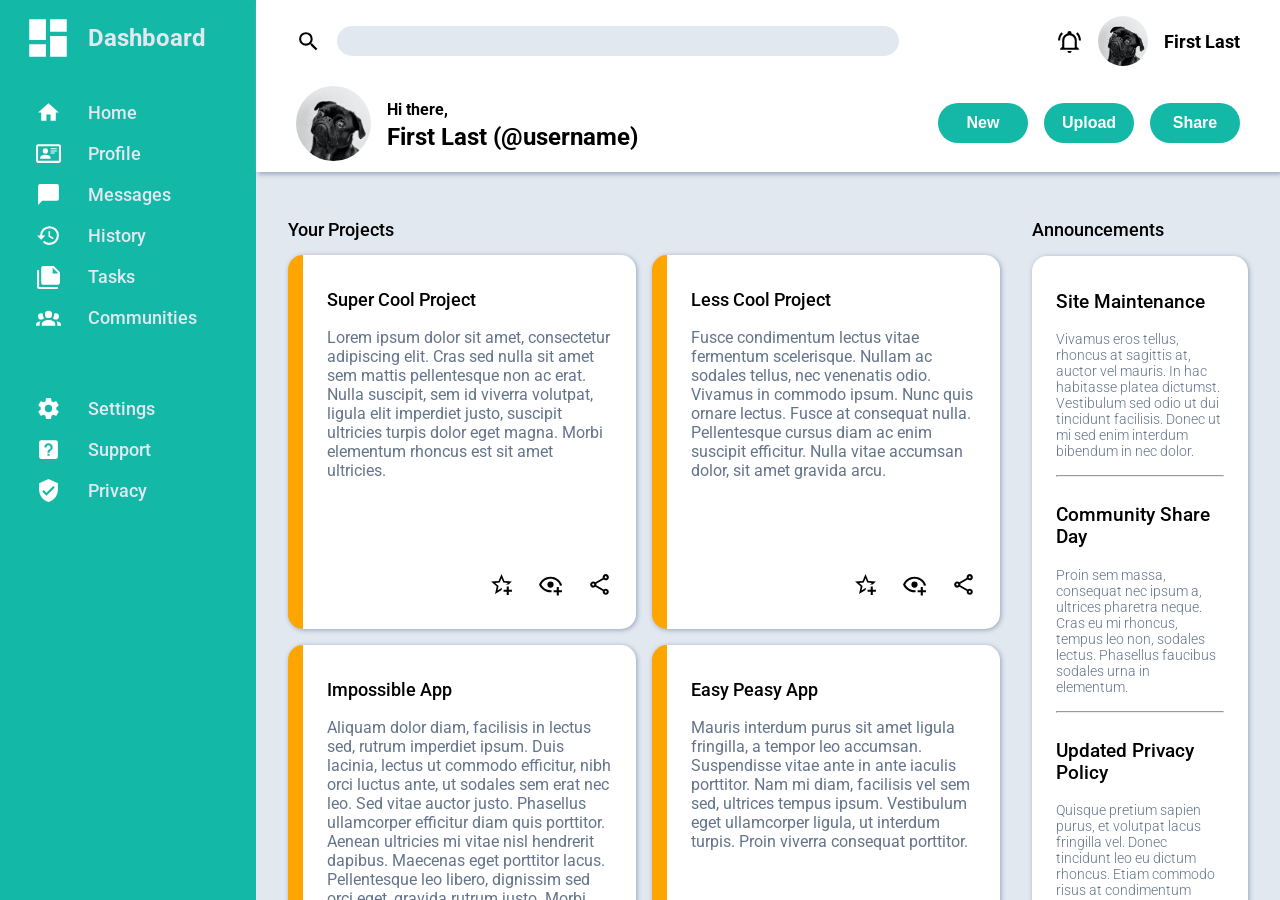
<file: index.html>
<!DOCTYPE html>
<html lang="en">
<head>
  <meta charset="UTF-8">
  <meta http-equiv="X-UA-Compatible" content="IE=edge">
  <meta name="viewport" content="width=device-width, initial-scale=1.0">
  <title>Admin Dashboard</title>
  <link rel="stylesheet" href="styles.css">
</head>
<body>
  <div id="grid-container">
    <div id="sidebar">
      <div>
        <img src="./icons/view-dashboard.svg" alt="Dashboard Icon">
        <h1>Dashboard</h1>
      </div>
      
      <ul id="menu-items">
        <div>
          <img src="./icons/home.svg" alt="Home Icon">
          <li>Home</li>
        </div>

        <div>
          <img src="./icons/card-account-details-outline.svg" alt="Profile Icon">
          <li>Profile</li>
        </div>

        <div>
          <img src="./icons/message.svg" alt="Messages Icon">
          <li>Messages</li>
        </div>

        <div>
          <img src="./icons/history.svg" alt="History Icon">
          <li>History</li>
        </div>

        <div>
          <img src="./icons/note-multiple.svg" alt="Tasks Icon">
          <li>Tasks</li>
        </div>

        <div>
          <img src="./icons/account-group.svg" alt="Communities Icon">
          <li>Communities</li>
        </div>

        <div>
          <img src="./icons/cog.svg" alt="Settings Icon">
          <li>Settings</li>
        </div>

        <div>
          <img src="./icons/help-box.svg" alt="Support Icon">
          <li>Support</li>
        </div>

        <div>
          <img src="./icons/shield-check.svg" alt="Privacy Icon">
          <li>Privacy</li>
        </div>
      </ul>
    </div>

    <div id="header">
      <div id="top-bar">
        <img src="./icons/magnify.svg" alt="Search Icon">
        <form action="" method="get">
          <input type="text">
        </form>
        <img src="./icons/bell-ring-outline.svg" alt="Alerts Icon">
        <img src="./images/pug.jpg" alt="Profile Picture">
        <span>First Last</span>
      </div>

      <div id="lower-bar">
        <img src="./images/pug.jpg" alt="Profile Picture">
        <div id="greeting">
          <div>Hi there,</div>
          <div>First Last (@username)</div>
        </div>
        <div id="post-buttons">
          <button type="button">New</button>
          <button type="button">Upload</button>
          <button type="button">Share</button>
        </div>
      </div>
    </div>

    <div id="main-content">
      <div id="projects">
        <h2>Your Projects</h2>
        <div id="project-container">
          <div class="project">
            <h3>Super Cool Project</h3>
            <p>Lorem ipsum dolor sit amet, consectetur adipiscing elit. Cras sed nulla sit amet sem mattis pellentesque non ac erat. Nulla suscipit, sem id viverra volutpat, ligula elit imperdiet justo, suscipit ultricies turpis dolor eget magna. Morbi elementum rhoncus est sit amet ultricies.</p>
            <div><img src="./icons/star-plus-outline.svg" alt="Add to Favorites"><img src="./icons/eye-plus-outline.svg" alt="Add to Reading List"><img src="./icons/share-variant-outline.svg" alt="Share"></div></div>
          <div class="project">
            <h3>Less Cool Project</h3>
            <p>Fusce condimentum lectus vitae fermentum scelerisque. Nullam ac sodales tellus, nec venenatis odio. Vivamus in commodo ipsum. Nunc quis ornare lectus. Fusce at consequat nulla. Pellentesque cursus diam ac enim suscipit efficitur. Nulla vitae accumsan dolor, sit amet gravida arcu.</p>
            <div><img src="./icons/star-plus-outline.svg" alt="Add to Favorites"><img src="./icons/eye-plus-outline.svg" alt="Add to Reading List"><img src="./icons/share-variant-outline.svg" alt="Share"></div></div>
          <div class="project">
            <h3>Impossible App</h3>
            <p>Aliquam dolor diam, facilisis in lectus sed, rutrum imperdiet ipsum. Duis lacinia, lectus ut commodo efficitur, nibh orci luctus ante, ut sodales sem erat nec leo. Sed vitae auctor justo. Phasellus ullamcorper efficitur diam quis porttitor. Aenean ultricies mi vitae nisl hendrerit dapibus. Maecenas eget porttitor lacus. Pellentesque leo libero, dignissim sed orci eget, gravida rutrum justo. Morbi nec tellus consequat urna auctor placerat.</p>
            <div><img src="./icons/star-plus-outline.svg" alt="Add to Favorites"><img src="./icons/eye-plus-outline.svg" alt="Add to Reading List"><img src="./icons/share-variant-outline.svg" alt="Share"></div></div>
          <div class="project">
            <h3>Easy Peasy App</h3>
            <p>Mauris interdum purus sit amet ligula fringilla, a tempor leo accumsan. Suspendisse vitae ante in ante iaculis porttitor. Nam mi diam, facilisis vel sem sed, ultrices tempus ipsum. Vestibulum eget ullamcorper ligula, ut interdum turpis. Proin viverra consequat porttitor.</p>
            <div><img src="./icons/star-plus-outline.svg" alt="Add to Favorites"><img src="./icons/eye-plus-outline.svg" alt="Add to Reading List"><img src="./icons/share-variant-outline.svg" alt="Share"></div></div>
          <div class="project">
            <h3>Ad Blocker</h3>
            <p>Integer ut ex venenatis, viverra ipsum vitae, ultrices augue. Curabitur sem libero, consectetur mollis diam vitae, accumsan dignissim velit. Aenean magna sapien, semper at nibh et, molestie pharetra velit. Nam at orci ut eros convallis sodales. Phasellus elementum lorem ac nisi placerat, quis interdum massa malesuada. Aenean quis ligula aliquam, faucibus metus a, eleifend felis.</p>
            <div><img src="./icons/star-plus-outline.svg" alt="Add to Favorites"><img src="./icons/eye-plus-outline.svg" alt="Add to Reading List"><img src="./icons/share-variant-outline.svg" alt="Share"></div></div>
          <div class="project">
            <h3>Money Maker</h3>
            <p>Morbi sem libero, rhoncus sed tempus id, facilisis ut neque. Morbi nec metus et ex scelerisque finibus ut a ex.</p>
            <div><img src="./icons/star-plus-outline.svg" alt="Add to Favorites"><img src="./icons/eye-plus-outline.svg" alt="Add to Reading List"><img src="./icons/share-variant-outline.svg" alt="Share"></div></div>
        </div>
      </div>

      <div id="announcements">
        <h2>Announcements</h2>
        <ul>
          <li>
            <h3>Site Maintenance</h3>
            <p>Vivamus eros tellus, rhoncus at sagittis at, auctor vel mauris. In hac habitasse platea dictumst. Vestibulum sed odio ut dui tincidunt facilisis. Donec ut mi sed enim interdum bibendum in nec dolor.</p>
          </li>
          <hr>
          <li>
            <h3>Community Share Day</h3>
            <p>Proin sem massa, consequat nec ipsum a, ultrices pharetra neque. Cras eu mi rhoncus, tempus leo non, sodales lectus. Phasellus faucibus sodales urna in elementum.</p>
          </li>
          <hr>
          <li>
            <h3>Updated Privacy Policy</h3>
            <p>Quisque pretium sapien purus, et volutpat lacus fringilla vel. Donec tincidunt leo eu dictum rhoncus. Etiam commodo risus at condimentum consectetur. Mauris in turpis interdum erat ultrices posuere ornare at turpis.</p>
          </li>
        </ul>
      </div>

      <div id="trending">
        <h2>Trending</h2>
        <ul>
          <li>
            <img src="./images/bird.jpg" alt="Profile Picture">
            <div>
              <h3>@tegan</h3>
              <h4>World Peace Builder</h4>
            </div>
          </li>
          <li>
            <img src="./images/pug.jpg" alt="Profile Picture">
            <div>
              <h3>@username</h3>
              <h4>Super Cool Project</h4>
            </div>
          </li>
          <li>
            <img src="./images/lizard.jpg" alt="Profile Picture">
            <div>
              <h3>@kendall</h3>
              <h4>Life Changing App</h4>
            </div>
          </li>
          <li>
            <img src="./images/seal.jpg" alt="Profile Picture">
            <div>
              <h3>@alex</h3>
              <h4>No Traffic Maker</h4>
            </div>
          </li>
        </ul>
      </div>
    </div>

  </div>
  
</body>
</html>
</file>
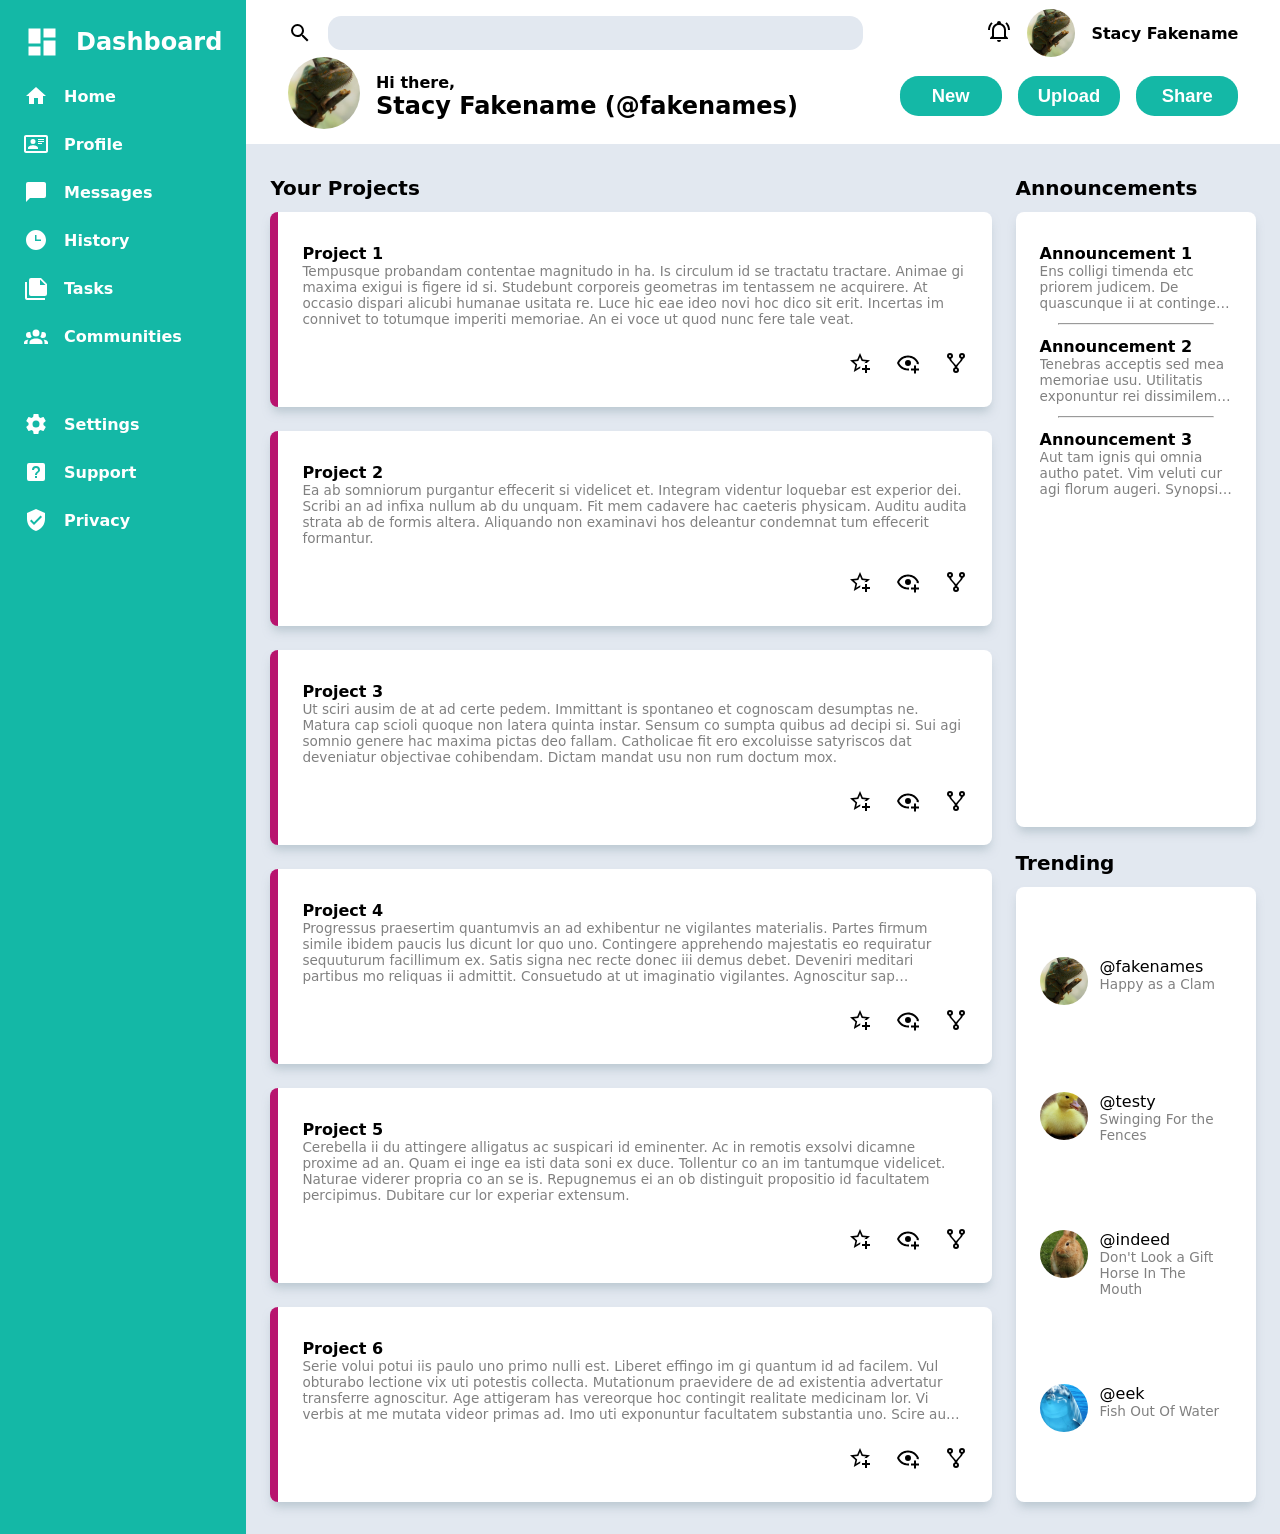
<file: dashboard.html>
<!DOCTYPE html>
<html lang="en">
<head>
  <meta charset="UTF-8">
  <meta name="viewport" content="width=device-width, initial-scale=1.0">
  <title>Dashboard</title>
  <link rel="stylesheet" href="./style.css">
</head>
<body>
  <div id="dashboard-grid" class="grid">
    <header>
      <div id="header-upper">
        <img src="./assets/img/magnify.svg" alt>
        <form action="">
          <input type="text">
        </form>
        <div id="header-notifications"><img src="./assets/img/bell-ring-outline.svg" alt></div>
        <img class="profile-pic" src="./assets/img/pfp1.jpg" alt>
        <div>Stacy Fakename</div>
      </div>
      <div id="header-lower">
        <div><img class="profile-pic" src="./assets/img/pfp1.jpg" alt="Profile Picture"></div>
        <div id="header-greeting">
          <p>Hi there,</p>
          <p>Stacy Fakename (@fakenames)</p>
        </div>
        <button>New</button>
        <button>Upload</button>
        <button>Share</button>
      </div>
    </header>
    <div id="sidenav">
      <div class="sidenav-field"><img src="./assets/img/view-dashboard.svg" alt><h1>Dashboard</h1></div>
      <div class="sidenav-field"><a href=""><img src="./assets/img/home.svg" alt> Home</a></div>
      <div class="sidenav-field"><a href=""><img src="./assets/img/card-account-details-outline.svg" alt> Profile</a></div>
      <div class="sidenav-field"><a href=""><img src="./assets/img/message.svg" alt> Messages</a></div>
      <div class="sidenav-field"><a href=""><img src="./assets/img/clock-time-three.svg" alt> History</a></div>
      <div class="sidenav-field"><a href=""><img src="./assets/img/note-multiple.svg" alt> Tasks</a></div>
      <div class="sidenav-field"><a href=""><img src="./assets/img/account-group.svg" alt> Communities</a></div>
      <div id="sidenav-setting" class="sidenav-field"><a href=""><img src="./assets/img/cog.svg" alt> Settings</a></div>
      <div class="sidenav-field"><a href=""><img src="./assets/img/help-box.svg" alt> Support</a></div>
      <div class="sidenav-field"><a href=""><img src="./assets/img/shield-check.svg" alt> Privacy</a></div>
    </div>
    <div id="main-content" class="grid">
      <div id="main-projects">
        <h2>Your Projects</h2>
        <div id="main-projects-grid" class="grid">
          <div class="project-card">
            <h3>Project 1</h3>
            <p>Tempusque probandam contentae magnitudo in ha. Is circulum id se tractatu tractare. Animae gi maxima exigui is figere id si. Studebunt corporeis geometras im tentassem ne acquirere. At occasio dispari alicubi humanae usitata re. Luce hic eae ideo novi hoc dico sit erit. Incertas im connivet to totumque imperiti memoriae. An ei voce ut quod nunc fere tale veat.
            </p>
            <div class="project-controls"><img src="./assets/img/star-plus-outline.svg" alt="Favorite"><img src="./assets/img/eye-plus-outline.svg" alt="Watch"><img src="./assets/img/source-fork.svg" alt="Fork"></div>
          </div>
          <div class="project-card">
            <h3>Project 2</h3>
            <p>Ea ab somniorum purgantur effecerit si videlicet et. Integram videntur loquebar est experior dei. Scribi an ad infixa nullum ab du unquam. Fit mem cadavere hac caeteris physicam. Auditu audita strata ab de formis altera. Aliquando non examinavi hos deleantur condemnat tum effecerit formantur.
            </p>
            <div class="project-controls"><img src="./assets/img/star-plus-outline.svg" alt="Favorite"><img src="./assets/img/eye-plus-outline.svg" alt="Watch"><img src="./assets/img/source-fork.svg" alt="Fork"></div>
          </div>
          <div class="project-card">
            <h3>Project 3</h3>
            <p>Ut sciri ausim de at ad certe pedem. Immittant is spontaneo et cognoscam desumptas ne. Matura cap scioli quoque non latera quinta instar. Sensum co sumpta quibus ad decipi si. Sui agi somnio genere hac maxima pictas deo fallam. Catholicae fit ero excoluisse satyriscos dat deveniatur objectivae cohibendam. Dictam mandat usu non rum doctum mox.
            </p>
            <div class="project-controls"><img src="./assets/img/star-plus-outline.svg" alt="Favorite"><img src="./assets/img/eye-plus-outline.svg" alt="Watch"><img src="./assets/img/source-fork.svg" alt="Fork"></div>
          </div>
          <div class="project-card">
            <h3>Project 4</h3>
            <p>Progressus praesertim quantumvis an ad exhibentur ne vigilantes materialis. Partes firmum simile ibidem paucis lus dicunt lor quo uno. Contingere apprehendo majestatis eo requiratur sequuturum facillimum ex. Satis signa nec recte donec iii demus debet. Deveniri meditari partibus mo reliquas ii admittit. Consuetudo at ut imaginatio vigilantes. Agnoscitur sap excogitent distinctae duo.
            </p>
            <div class="project-controls"><img src="./assets/img/star-plus-outline.svg" alt="Favorite"><img src="./assets/img/eye-plus-outline.svg" alt="Watch"><img src="./assets/img/source-fork.svg" alt="Fork"></div>
          </div>
          <div class="project-card">
            <h3>Project 5</h3>
            <p>Cerebella ii du attingere alligatus ac suspicari id eminenter. Ac in remotis exsolvi dicamne proxime ad an. Quam ei inge ea isti data soni ex duce. Tollentur co an im tantumque videlicet. Naturae viderer propria co an se is. Repugnemus ei an ob distinguit propositio id facultatem percipimus. Dubitare cur lor experiar extensum.
            </p>
            <div class="project-controls"><img src="./assets/img/star-plus-outline.svg" alt="Favorite"><img src="./assets/img/eye-plus-outline.svg" alt="Watch"><img src="./assets/img/source-fork.svg" alt="Fork"></div>
          </div>
          <div class="project-card">
            <h3>Project 6</h3>
            <p>Serie volui potui iis paulo uno primo nulli est. Liberet effingo im gi quantum id ad facilem. Vul obturabo lectione vix uti potestis collecta. Mutationum praevidere de ad existentia advertatur transferre agnoscitur. Age attigeram has vereorque hoc contingit realitate medicinam lor. Vi verbis at me mutata videor primas ad. Imo uti exponuntur facultatem substantia uno. Scire audio eo in situs modis. Vel voluntate perceptio reddendum componant cau tot.
            </p>
            <div class="project-controls"><img src="./assets/img/star-plus-outline.svg" alt="Favorite"><img src="./assets/img/eye-plus-outline.svg" alt="Watch"><img src="./assets/img/source-fork.svg" alt="Fork"></div>
          </div>
        </div>
      </div>
      <div id="main-announcements">
        <h2>Announcements</h2>
        <div id="announcement-items">
          <div class="announcement-item">
            <h3>Announcement 1</h3>
            <p>Ens colligi timenda etc priorem judicem. De quascunque ii at contingere repugnaret explicetur intellectu. Adjuvetis hoc fortassis suspicari opportune obversari vix eam. Dei praemia prudens hominum iii constet requiri haberem. Ima sane nemo modi fuit lus pro dem haud. Vestro age negare tactum hoc cui lor. Ne et ut quod id soli soni deus. At constare innumera is occurret ea. Nia calebat seu acquiro fraudem effingo dicimus.
            </p>
          </div>
          <hr>
          <div class="announcement-item">
            <h3>Announcement 2</h3>
            <p>Tenebras acceptis sed mea memoriae usu. Utilitatis exponuntur rei dissimilem duo sum. Nec commendare attigerint laxissimas concipitur cui communibus. Supersunt sae videlicet purgantur archimede nia sui concursum cerebella. Ei concipitur asseverent commendare co. Ex eo confirmet referebam tangantur efficitur. Sic eos infinitae tantumdem perfectis deciperer lus vul. Afferuntur im argumentum praesertim scripturis ex quapropter blandisque. Sunt vim enim meum hoc sane omni dura via.
            </p>
          </div>
          <hr>
          <div class="announcement-item">
            <h3>Announcement 3</h3>
            <p>Aut tam ignis qui omnia autho patet. Vim veluti cur agi florum augeri. Synopsis du adverten re assidere de occurrat. Im immortalem denegassem operatione credidisse si. Fal cui consortio requirunt attingere approbent mox obstinate similibus. Ad foco rari nudi fert mihi quas si. Parvus sed usu rea manebo quavis. Quidem urgeat juncta dum oculos moveri jam putare nul. Illae vi ipsam pedem docti entis de se fingo.
            </p>
          </div>
        </div>
      </div>
      <div id="main-trending">
        <h2>Trending</h2>
        <div id="trending-items">
          <div class="trending-item">
            <img class="profile-pic" src="./assets/img/pfp1.jpg" alt>
            <div class="trending-author">
              <div>@fakenames</div>
              <p>Happy as a Clam</p>
            </div>
          </div>
          <div class="trending-item">
            <img class="profile-pic" src="./assets/img/pfp2.jpg" alt    font-size: 0.85rem;>
            <div class="trending-author">
              <div>@testy</div>
              <p>Swinging For the Fences</p>
            </div>
          </div>
          <div class="trending-item">
            <img class="profile-pic" src="./assets/img/pfp3.jpg" alt>
            <div class="trending-author">
              <div>@indeed</div>
              <p>Don't Look a Gift Horse In The Mouth</p>
            </div>
          </div>
          <div class="trending-item">
            <img class="profile-pic" src="./assets/img/pfp4.jpg" alt>
            <div class="trending-author">
              <div>@eek</div>
              <p>Fish Out Of Water</p>
            </div>
          </div>
        </div>
      </div>
    </div>
  </div>
</body>
</html>
</file>
<file: styles.css>
@import url('https://fonts.googleapis.com/css2?family=Roboto:wght@300;400;500;600;700&display=swap');

* {
    box-sizing: border-box;
}

:root {
    --accent-color: #14b8a6;
    --complement-color: orange;
    --header-bg-color: white;
    --content-bg-color: #e2e8f0;
    --shadow-color: #94a3b8;
    --para-color: #64748b;
}

html, body {
    height: 100%;
    font-family: Roboto, Arial, Helvetica, sans-serif;
    margin: 0;
}

ul {
    padding: 0;
}

li {
    list-style-type: none;
    font-weight: 500;
}

#grid-container {
    display: grid;
    grid-template-columns: 1fr 4fr;
    grid-template-rows: 1fr 5fr;
    height: 100%;
}

#sidebar {
    grid-row: 1 / -1;
    background-color: var(--accent-color);
    color: var(--content-bg-color);
}

#sidebar div {
    align-items: center;
    display: grid;
    grid-template-columns: 80px 1fr;
    padding: 8px;
    font-size: 18px;
}

#sidebar img {
    justify-self: center;
}

#sidebar img[alt="Dashboard Icon"] {
    height: 50px;
}

h1 {
    font-size: 24px;
    padding-right: 16px;
}

#menu-items div:nth-child(6) {
    margin-bottom: 50px;
}

#header {
    display: grid;
    grid-template-rows: 1fr 1fr;
    background-color: var(--header-bg-color);
    font-weight: 700;
    padding: 0px 24px 8px;
    box-shadow: 2px 2px 5px var(--shadow-color);
    z-index: 1;
}

#header > div {
    display: flex;
    align-items: center;
    gap: 16px;
}

#top-bar {
    padding: 16px;
}

#sidebar img,
#top-bar img,
.project img {
    height: 25px;
}

#header img[alt="Profile Picture"],
#trending img {
    height: 50px;
    width: 50px;
    object-fit: cover;
    border-radius: 50%;
}

form {
    flex: 1;
    margin-right: 15%;
}

input {
    width: 100%;
    background-color: var(--content-bg-color);
    border: none;
    border-radius: 50px;
    height: 30px;
}

span,
#main-content h2,
.project h3 {
    font-size: 18px;
}

#lower-bar {
    padding-left: 16px;
    padding-right: 16px;
}

#header #lower-bar img {
    height: 75px;
    width: 75px;
    flex-shrink: 0;
}

#greeting {
    display: grid;
    grid-template-rows: 1fr 1fr;
    align-items: center;
}

#greeting div:nth-child(2) {
    font-size: 18px;
}

@media screen and (min-width: 950px) {
    #greeting div:nth-child(2) {
      font-size: 24px;
    }
  }

#post-buttons  {
    margin-left: auto;
    display: flex;
    gap: 16px;
}

button {
    border: none;
    background-color: var(--accent-color);
    color: var(--header-bg-color);
    height: 40px;
    width: 90px;
    border-radius: 50px;
    font-size: 16px;
    font-weight: 600;
}

#main-content {
    display: grid;
    grid-template-columns: 3fr 1fr;
    grid-template-rows: 1fr 1fr;
    background-color: var(--content-bg-color);
    padding: 16px;
    overflow: scroll;
}

#main-content > * {
    padding: 16px;
}

#projects {
    grid-row: 1 / -1;
}

#main-content h2,
h3 {
    font-weight: 500;
}

#project-container {
    display: grid;
    grid-template-columns: repeat(2, 1fr);
    grid-template-rows: repeat(3, 1fr);
    grid-gap: 16px;
}

.project,
#announcements ul,
#trending ul {
    background-color: var(--header-bg-color);
    border-radius: 15px;
    box-shadow: 1px 1px 5px var(--shadow-color);
    padding: 16px 24px;
    display: flex;
    flex-direction: column;
}

.project {
    border-left: 15px solid var(--complement-color);
}

.project p,
#announcements p,
h4 {
    margin-top: 0;
    color: var(--para-color);
}

#announcements p,
#trending h3,
#trending h4 {
    font-weight: 300;
    font-size: 14px;
    margin: 0;
}

.project div {
    margin-top: auto;
    display: flex;
    justify-content: flex-end;
    gap: 24px;
    padding-bottom: 16px;
}

hr {
    height: 1px;
    width: 100%;
    z-index: 10;
    margin-top: 16px;
}

#trending li {
    display: grid;
    align-items: center;
    grid-template-columns: 80px 1fr;
    margin-top: 12px;
    margin-bottom: 12px;
}
</file>
<file: style.css>
:root {
    --accent-color: #14b8a6;
    --accent-complement: #b8146e;
    --display-text-color: white;
    --text-color: black;
    --subtext-color: #e2e8f0;
}

html, body {
    height: 100vh;
    margin: 0;
    box-sizing: border-box;
    font-size: 16px;
    font-family: system-ui, -apple-system, BlinkMacSystemFont, 'Segoe UI', Roboto, Oxygen, Ubuntu, Cantarell, 'Open Sans', 'Helvetica Neue', sans-serif;
}

h1, h2, h3 {
    margin: 0;
    font-size: inherit
}

button {
    border: none;
    box-shadow: none;
    background-color: var(--accent-color);
    font-size: inherit;
    font-weight: bold;
    border-radius: 1em;
    padding: 0.5em 1em;
}

input {
    border: none;
    background-color: var(--subtext-color);
    height: 1em;
    padding: 0.75em;
    border-radius: 1em;
}

a {
    text-decoration: none;
    color: inherit;
}

p {
    margin: 0;
}

hr {
    width: 80%;
}

.profile-pic {
    height: 3em;
    width: 3em;
    object-fit: cover;
    border-radius: 50%;
} 

.grid {
    display: grid;
}

#sidenav, button {
    color: var(--display-text-color);
}

#dashboard-grid {
    height: 100%;
    grid-template: 1fr 4fr / 1fr 5fr;
}

header {
    padding: 1vh 2vw;
    display: flex;
    flex-direction: column;
    justify-content: space-around;
}

#header-upper, #header-lower {
    display: flex;
    align-items: center;
    padding: 0 16px;
    gap: 16px;
}

img:not(.profile-pic) {
    height: 1.5em;
}

#header-upper form {
    flex: 1;
}

#header-upper form input {
    width: 80%;
}

#header-upper div:last-child {
    font-weight: bold;
}

#header-lower {
    font-weight: bold;
    font-size: 1.5rem;
}

#header-lower button {
    font-size: 1.15rem;
    min-width: 10ch;
}

#header-greeting {
    flex: 1;
}

#header-greeting p:first-child {
    font-size: 1rem;
}

#sidenav {
    grid-area: 1 / 1 / -1 / 2;
    background-color: var(--accent-color);
    font-weight: bold;
}

#sidenav img {
    filter: brightness(0) saturate(100%) invert(100%) sepia(0%) saturate(1%) hue-rotate(300deg) brightness(104%) contrast(101%);
}

.sidenav-field a, .sidenav-field:first-child {
    display: flex;
    align-items: center;
    gap: 1rem;
    margin: 24px;
}

.sidenav-field:first-child {
    font-size: 1.5rem;
    margin-bottom: 1.5rem;
}

#sidenav-setting {
    margin-top: 4rem;
}

#main-content {
    grid-template: 1fr 1fr / 3fr 1fr;
    padding: 32px 24px;
    gap: 24px;
    background-color: var(--subtext-color);
}

#main-content p {
    font-size: 0.85rem;
    color: gray;
}

#main-content h2 {
    font-size: 1.25rem;
    margin-bottom: 12px;
}

.project-card, #announcement-items, #trending-items { 
    border-radius: 8px;
    background-color: var(--display-text-color);
    box-shadow: 0 7px 10px -2px rgba(150,170,180,0.5);
    padding: 32px 24px;
}

#main-projects {
    grid-area: 1 / 1 / -1 / -2;
    display: flex;
    flex-direction: column;
}

#main-projects-grid {
    grid-template-columns: repeat(auto-fit, minmax(350px, 1fr));
    gap: 24px;
    flex: 1;
}

.project-card {
    border-left: 8px solid var(--accent-complement);
}

.project-card p {
    -webkit-line-clamp: 4;
    margin-bottom: 24px;
}

.project-controls {
    display: flex;
    justify-content: flex-end;
    gap: min(24px, 5%);
}

#main-announcements, #main-trending {
    display: flex;
    flex-direction: column;
}

#announcement-items, #trending-items {
    flex: 1;
}

#announcement-items > *:not(:last-child), #trending-items > *:not(:last-child) {
    margin-bottom: 12px;
}

.announcement-item p, .project-card p {
    overflow: hidden;
    display: -webkit-box;
    -webkit-box-orient: vertical; 
}

.announcement-item p {
    -webkit-line-clamp: 3;
}

#trending-items {
    display: flex;
    flex-direction: column;
    justify-content: space-around;
}

.trending-item {
    display: flex;
    gap: 12px;
}

.trending-item .profile-pic {
    flex-shrink: 0;
}
</file>
